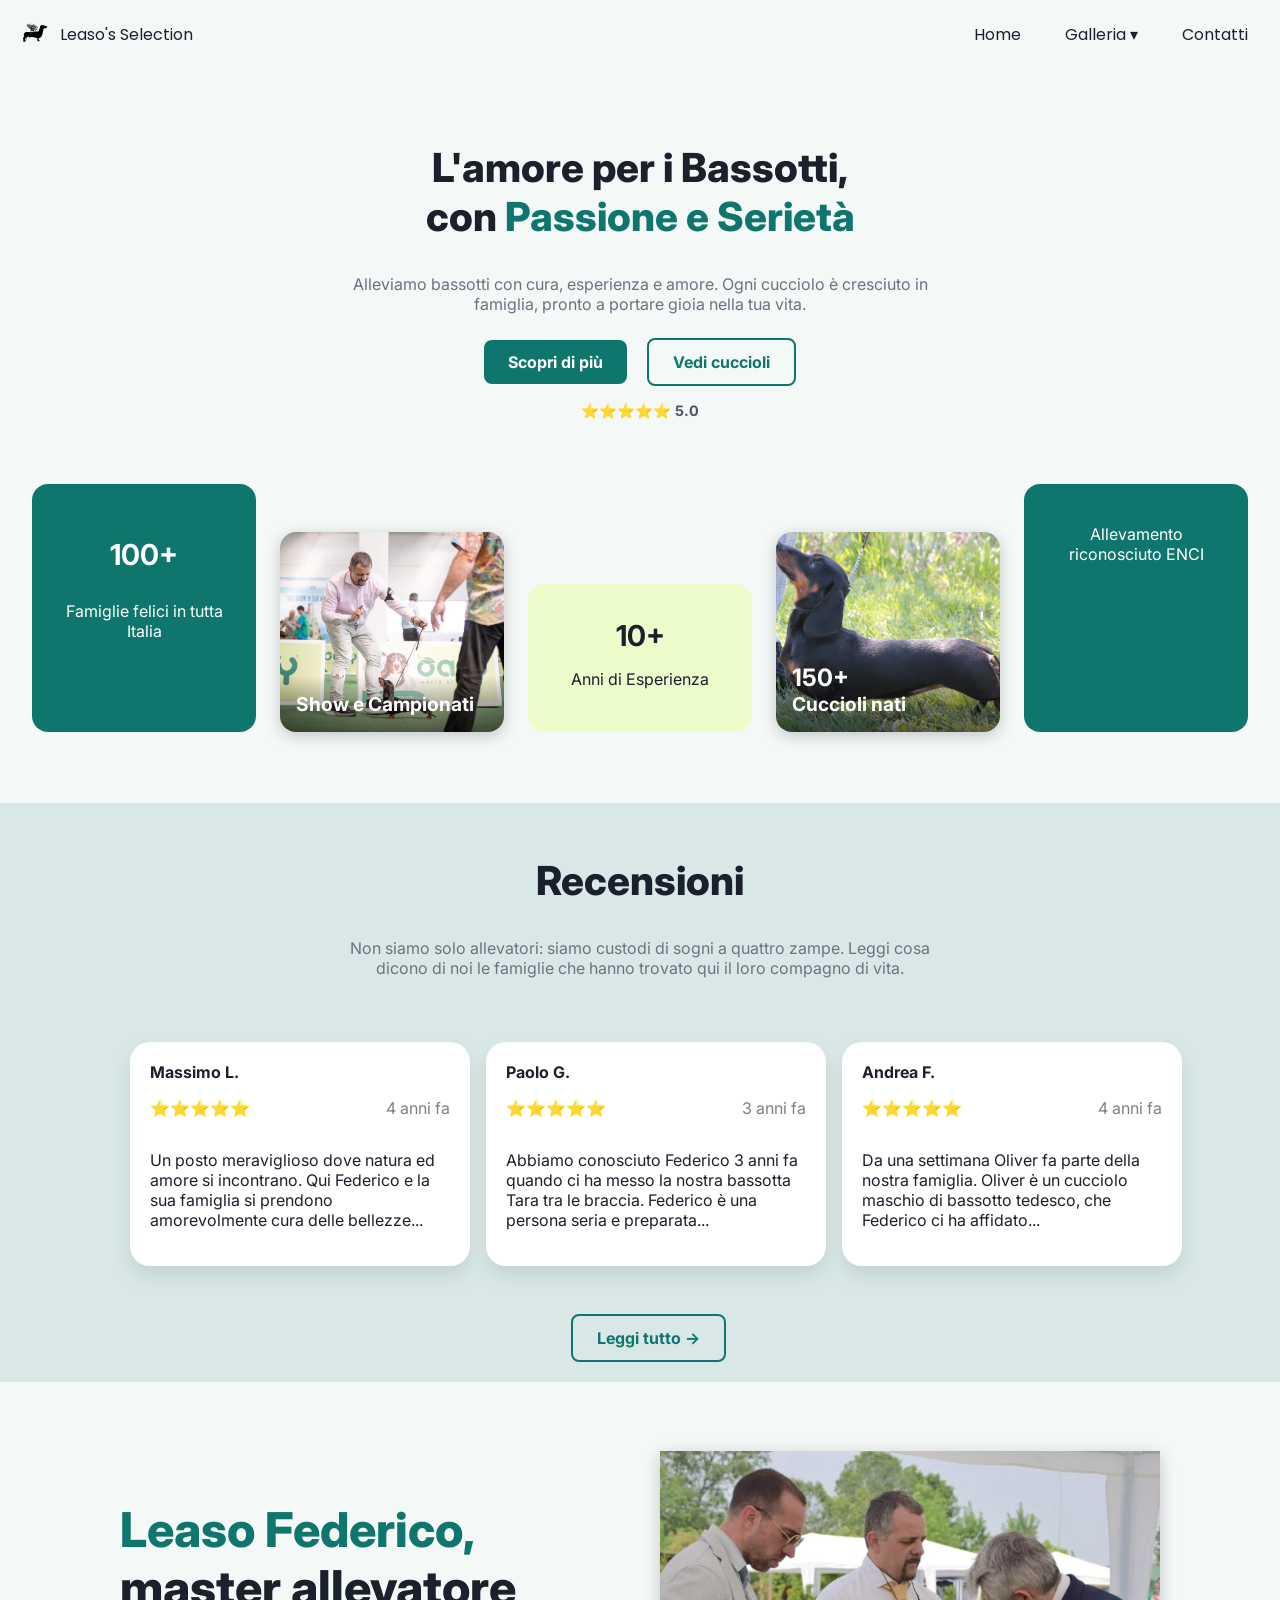
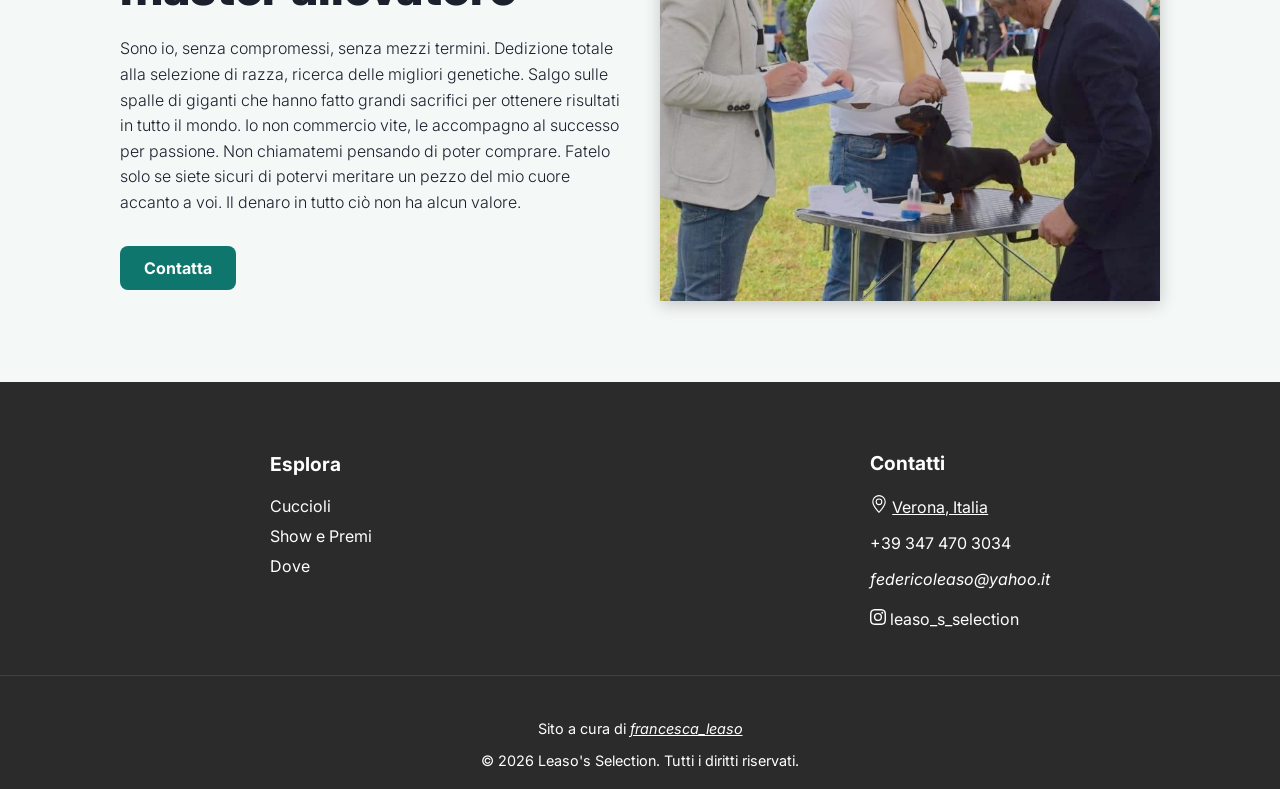
<file: index.html>
<!DOCTYPE html>
<html lang="en">
<head>
  <meta charset="UTF-8" />
  <meta name="viewport" content="width=device-width, initial-scale=1.0"/>
  <meta name="format-detection" content="telephone=no">

  <title>Leaso's Selection | Allevamento Bassotti a Cologna Veneta</title>
  <meta name="description" content="Leaso's Selection è un allevamento di bassotti a Cologna Veneta. Scopri i nostri cuccioli, la nostra passione e l'amore per la razza.">

  <link rel="stylesheet" href="assets/css/index.css?v=2">
  <link rel="stylesheet" href="assets/css/main.css?v=2">
  <link href="https://fonts.googleapis.com/css2?family=Inter:wght@400;600;800&display=swap" rel="stylesheet">
  <link href="https://fonts.googleapis.com/css2?family=Poppins:wght@400;600;800&display=swap" rel="stylesheet">

  <link rel="stylesheet" href="https://cdn.jsdelivr.net/npm/bootstrap-icons@1.11.3/font/bootstrap-icons.css">

  <link rel="icon" type="image/png" href="assets/img/logo.png">
</head>
<body>

    <div class="navbar">
      <div class="topName">
        <img src="assets/img/logo.png" alt="logo"/>
        <span>Leaso's Selection</span>
      </div>
  
      <!-- Icona hamburger (solo mobile) -->
      <span class="menu-icon" onclick="openMenu()">☰</span>
  
      <!-- Link desktop -->
      <div class="nav-links">
        <a href="index.html">Home</a>
        <div class="dropdown">
          <a href="galleria.php?filter=all" class="dropbtn">Galleria ▾</a>
          <div class="dropdown-content">
            <a href="galleria.php?filter=awards">Campioni</a>
            <a href="galleria.php?filter=puppies">Cuccioli</a>
          </div>
        </div>
        <a href="contatti.html">Contatti</a>
      </div>
    </div>
  
    <!-- Pannello mobile a comparsa -->
    <div id="menuPanel" class="menu-panel">
      <span class="close-btn" onclick="closeMenu()">×</span>
      <a href="index.html">Home</a>
      <a href="javascript:void(0);" onclick="toggleDropdown()">Galleria ▾</a>
      <div id="dropdownMobile" class="dropdown-mobile">
        <a href="galleria.php?filter=awards">Campioni</a>
        <a href="galleria.php?filter=puppies">Cuccioli</a>
      </div>
      <a href="contatti.html">Contatti</a>
    </div>
  
    <script>
      function openMenu() {
        document.getElementById("menuPanel").classList.add("open");
      }
    
      function closeMenu() {
        document.getElementById("menuPanel").classList.remove("open");
      }

      function toggleDropdown() {
        const dropdown = document.getElementById("dropdownMobile");
        dropdown.classList.toggle("open");
      }
    </script>


  <section class="hero">
    <h1>L'amore per i Bassotti, <br>
      con <span class="highlight">Passione e Serietà</span>
    </h1>
    <p style="max-width: 600px; margin: 1rem auto; color: #6b7280;">
      Alleviamo bassotti con cura, esperienza e amore. Ogni cucciolo è cresciuto in famiglia, pronto a portare gioia nella tua vita.
    </p>
    <div class="twobuttonsontop" style="margin-top: 1.5rem;">
      <button class="btn btn-primary" onclick="location.href='contatti.html';">Scopri di più</button>
      <button class="btn btn-outline" style="margin-left: 1rem;" onclick="location.href='galleria.php';">Vedi cuccioli</button>
    </div>
    <div class="review">
      ⭐⭐⭐⭐⭐ <strong>5.0</strong> 
    </div>
  </section>

  <section class="stats">
    <div class="card dark-card">
      <div class="bold-thin">
        <p class="bold">100+</p>
        <p>Famiglie felici in tutta Italia</p>
      </div>
    </div>
    <div class="slide1-card campioni">
      <div class="title">Show e Campionati</div>
    </div>
    <div class="card lime-card">
      <div class="bold-thin">
        <p class="bold">10+</p>
        <p>Anni di Esperienza</p>
      </div>
    </div>
    <div class="slide1-card cuccioli">
      <div class="title">
        <div style="font-size: 1.5rem; font-weight: bold;">150+</div>
        <div>Cuccioli nati</div>
      </div>
    </div>
    <div class="card dark-card">
      <div class="bold-thin">
        <p>Allevamento riconosciuto ENCI</p>
      </div>
    </div>
  </section>

  <section class="dove">
    <h1>Recensioni</h1>
    <p style="max-width: 600px; margin: 1rem auto; color: #6b7280;">
      Non siamo solo allevatori: siamo custodi di sogni a quattro zampe. Leggi cosa dicono di noi le famiglie che hanno trovato qui il loro compagno di vita.
    </p>
    <div class="parallax-carousel">
      <div class="carousel-track">
        <div class="recensione">
          <h4>Massimo L.</h4>
          <div class="stars">⭐⭐⭐⭐⭐ <p>4 anni fa</p></div>
          <p>Un posto meraviglioso dove natura ed amore si incontrano. 
            Qui Federico e la sua famiglia si prendono amorevolmente 
            cura delle bellezze...</p>
        </div>
        <div class="recensione">
          <h4>Paolo G.</h4>
          <div class="stars">⭐⭐⭐⭐⭐ <p>3 anni fa</p></div>
          <p>Abbiamo conosciuto Federico 3 anni fa quando ci 
            ha messo la nostra bassotta  Tara tra le braccia.
            Federico è una persona seria e preparata...</p>
        </div>
        <div class="recensione">
          <h4>Andrea F.</h4>
          <div class="stars">⭐⭐⭐⭐⭐ <p>4 anni fa</p></div>
          <p>Da una settimana Oliver fa parte della nostra famiglia.
            Oliver è un cucciolo maschio di bassotto tedesco, 
            che Federico ci ha affidato...</p>
        </div>
      </div>
    </div>
    <button class="btn btn-outline" style="margin-left: 1rem;">
      <a href="https://www.google.it/maps/place/Ex+Tiro+A+Segno+Nazionale/@45.3126534,11.3916659,14z/data=!4m8!3m7!1s0x477f15c3b8f15427:0x41b08cf4d431165d!8m2!3d45.3119279!4d11.3924895!9m1!1b1!16s%2Fg%2F11c1q9qzy8?hl=it&entry=ttu&g_ep=EgoyMDI1MDQxNi4xIKXMDSoJLDEwMjExNDUzSAFQAw%3D%3D" 
      style="max-width: 600px; margin: 1rem auto; color: #0f766e; text-decoration: none;">
     Leggi tutto &#x2192;
      </a>
    </button>

    <script>
      window.addEventListener("scroll", () => {
        const carousel = document.querySelector(".carousel-track");
        if (!carousel) return;
        const scrollY = window.scrollY;
        carousel.style.transform = `translateX(${scrollY * -0.1}px)`;
      });
    </script>
  </section>

  <section class="contatti">
    <div class="container contatti-container">
      <div class="contatti-content">
        <h1><span class="highlight">Leaso Federico, </span><br>master allevatore</h1>
        <p style="line-height: 1.6;">Sono io, senza compromessi, senza mezzi termini.
          Dedizione totale alla selezione di razza, ricerca delle migliori genetiche. Salgo sulle spalle di giganti che hanno fatto grandi sacrifici per ottenere risultati in tutto il mondo.
          Io non commercio vite, le accompagno al successo per passione. 
          Non chiamatemi pensando di poter comprare. Fatelo solo se siete sicuri di potervi meritare un pezzo del mio cuore accanto a voi. Il denaro in tutto ciò non ha alcun valore.
        </p>
        <button class="btn btn-primary">
          <a href="contatti.html" 
          style="max-width: 600px; color: white; text-decoration: none;">
         Contatta
          </a>
        </button>
      </div>
      <div class="contatti-image">
        <img src="assets/img/slide1.jpeg" alt="background" />
      </div>
    </div>
  </section>

  <footer>
    <div class="container">
      <div class="footer-container">
        <div class="footer-column">
          <h3 class="contattih3" style="margin: 20px 40px;">Esplora</h3>
          <ul>
            <li><a href="galleria.php?filter=puppies">Cuccioli</a></li>
            <li><a href="galleria.php?filter=awards">Show e Premi</a></li>
            <li><a href="https://www.google.it/maps/place/Ex+Tiro+A+Segno+Nazionale/@45.3118109,11.3902627,17.34z/data=!4m6!3m5!1s0x477f15c3b8f15427:0x41b08cf4d431165d!8m2!3d45.3119279!4d11.3924895!16s%2Fg%2F11c1q9qzy8?hl=it&entry=ttu&g_ep=EgoyMDI1MDQxNi4xIKXMDSoASAFQAw%3D%3D">Dove</a></li>
          </ul>
        </div>
        <div class="footer-column">
          <h3 class="contattih3">Contatti</h3>
          <p class="footer-address" id="contattih3">
            <svg xmlns="http://www.w3.org/2000/svg" width="18" height="18" fill="currentColor" class="bi bi-geo-alt" viewBox="0 0 16 16">
                <path d="M12.166 8.94c-.524 1.062-1.234 2.12-1.96 3.07A32 32 0 0 1 8 14.58a32 32 0 0 1-2.206-2.57c-.726-.95-1.436-2.008-1.96-3.07C3.304 7.867 3 6.862 3 6a5 5 0 0 1 10 0c0 .862-.305 1.867-.834 2.94M8 16s6-5.686 6-10A6 6 0 0 0 2 6c0 4.314 6 10 6 10"/>
                <path d="M8 8a2 2 0 1 1 0-4 2 2 0 0 1 0 4m0 1a3 3 0 1 0 0-6 3 3 0 0 0 0 6"/>
            </svg>
            <a href="https://www.google.it/maps/place/Ex+Tiro+A+Segno+Nazionale/@45.3118109,11.3902627,17.34z/data=!4m6!3m5!1s0x477f15c3b8f15427:0x41b08cf4d431165d!8m2!3d45.3119279!4d11.3924895!16s%2Fg%2F11c1q9qzy8?hl=it&entry=ttu&g_ep=EgoyMDI1MDQxNi4xIKXMDSoASAFQAw%3D%3D" target="_blank" style="color: #fff; text-decoration: underline;">
                Verona, Italia
            </a>
          </p>
          <p id="contattih3" class="linktel">+39 347 470 3034</p>
          <p id="contattih3"><i>federicoleaso@yahoo.it</i></p>
          <p class="footer-address" id="contattih3">
            <svg xmlns="http://www.w3.org/2000/svg" width="16" height="16" fill="currentColor" class="bi bi-instagram" viewBox="0 0 16 16">
              <path d="M8 0C5.829 0 5.556.01 4.703.048 3.85.088 3.269.222 2.76.42a3.9 3.9 0 0 0-1.417.923A3.9 3.9 0 0 0 .42 2.76C.222 3.268.087 3.85.048 4.7.01 5.555 0 5.827 0 8.001c0 2.172.01 2.444.048 3.297.04.852.174 1.433.372 1.942.205.526.478.972.923 1.417.444.445.89.719 1.416.923.51.198 1.09.333 1.942.372C5.555 15.99 5.827 16 8 16s2.444-.01 3.298-.048c.851-.04 1.434-.174 1.943-.372a3.9 3.9 0 0 0 1.416-.923c.445-.445.718-.891.923-1.417.197-.509.332-1.09.372-1.942C15.99 10.445 16 10.173 16 8s-.01-2.445-.048-3.299c-.04-.851-.175-1.433-.372-1.941a3.9 3.9 0 0 0-.923-1.417A3.9 3.9 0 0 0 13.24.42c-.51-.198-1.092-.333-1.943-.372C10.443.01 10.172 0 7.998 0zm-.717 1.442h.718c2.136 0 2.389.007 3.232.046.78.035 1.204.166 1.486.275.373.145.64.319.92.599s.453.546.598.92c.11.281.24.705.275 1.485.039.843.047 1.096.047 3.231s-.008 2.389-.047 3.232c-.035.78-.166 1.203-.275 1.485a2.5 2.5 0 0 1-.599.919c-.28.28-.546.453-.92.598-.28.11-.704.24-1.485.276-.843.038-1.096.047-3.232.047s-2.39-.009-3.233-.047c-.78-.036-1.203-.166-1.485-.276a2.5 2.5 0 0 1-.92-.598 2.5 2.5 0 0 1-.6-.92c-.109-.281-.24-.705-.275-1.485-.038-.843-.046-1.096-.046-3.233s.008-2.388.046-3.231c.036-.78.166-1.204.276-1.486.145-.373.319-.64.599-.92s.546-.453.92-.598c.282-.11.705-.24 1.485-.276.738-.034 1.024-.044 2.515-.045zm4.988 1.328a.96.96 0 1 0 0 1.92.96.96 0 0 0 0-1.92m-4.27 1.122a4.109 4.109 0 1 0 0 8.217 4.109 4.109 0 0 0 0-8.217m0 1.441a2.667 2.667 0 1 1 0 5.334 2.667 2.667 0 0 1 0-5.334"/>
            </svg> 
            <a href="https://www.instagram.com/leaso_s_selection/" style="color: #fff; text-decoration: none;">  leaso_s_selection</a> </p>
        </div>
      </div>
      <div class="copyright">
        <p>Sito a cura di <a href="https://www.instagram.com/francesca_leaso/" style="color: white;"><i>francesca_leaso</i></a></p>
        <script>
          document.write(`&copy; ${new Date().getFullYear()} Leaso's Selection. Tutti i diritti riservati.`);
        </script>
      </div>
    </div>
  </footer>

</body>
</html>
</file>
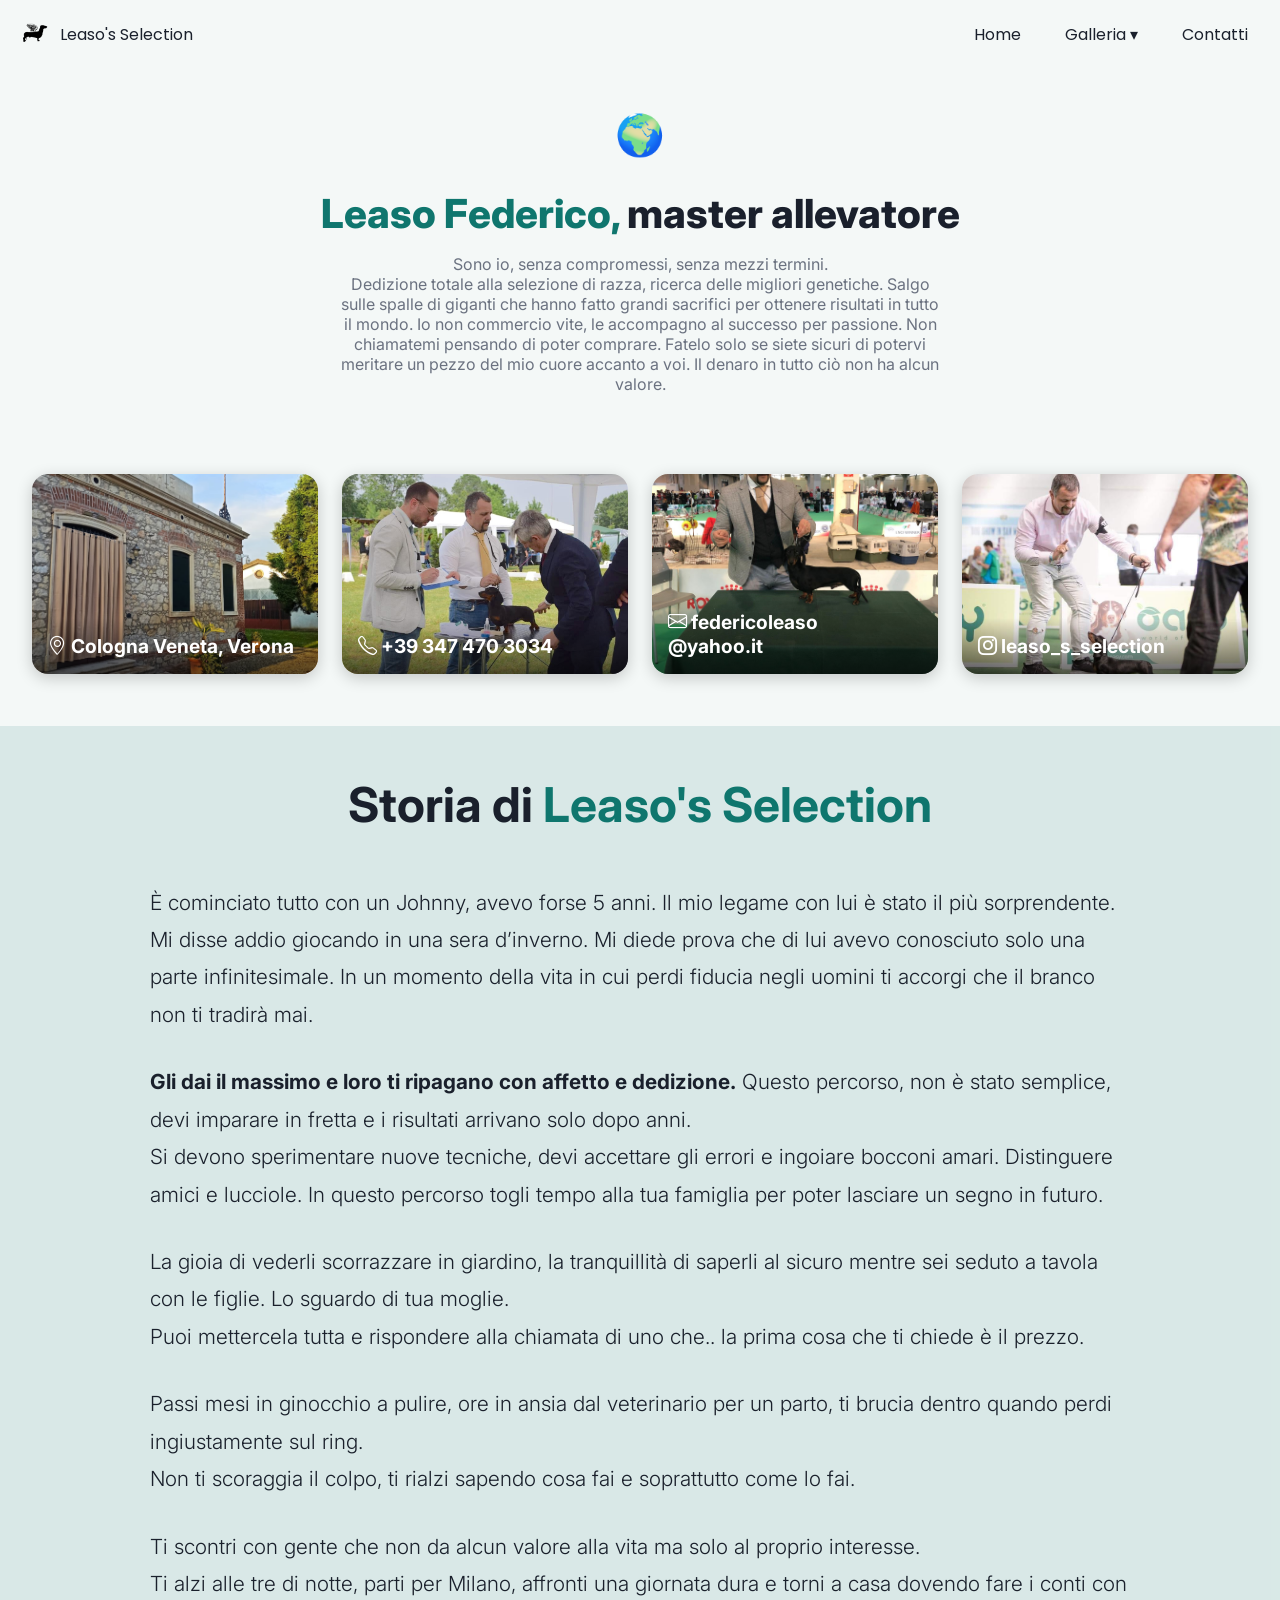
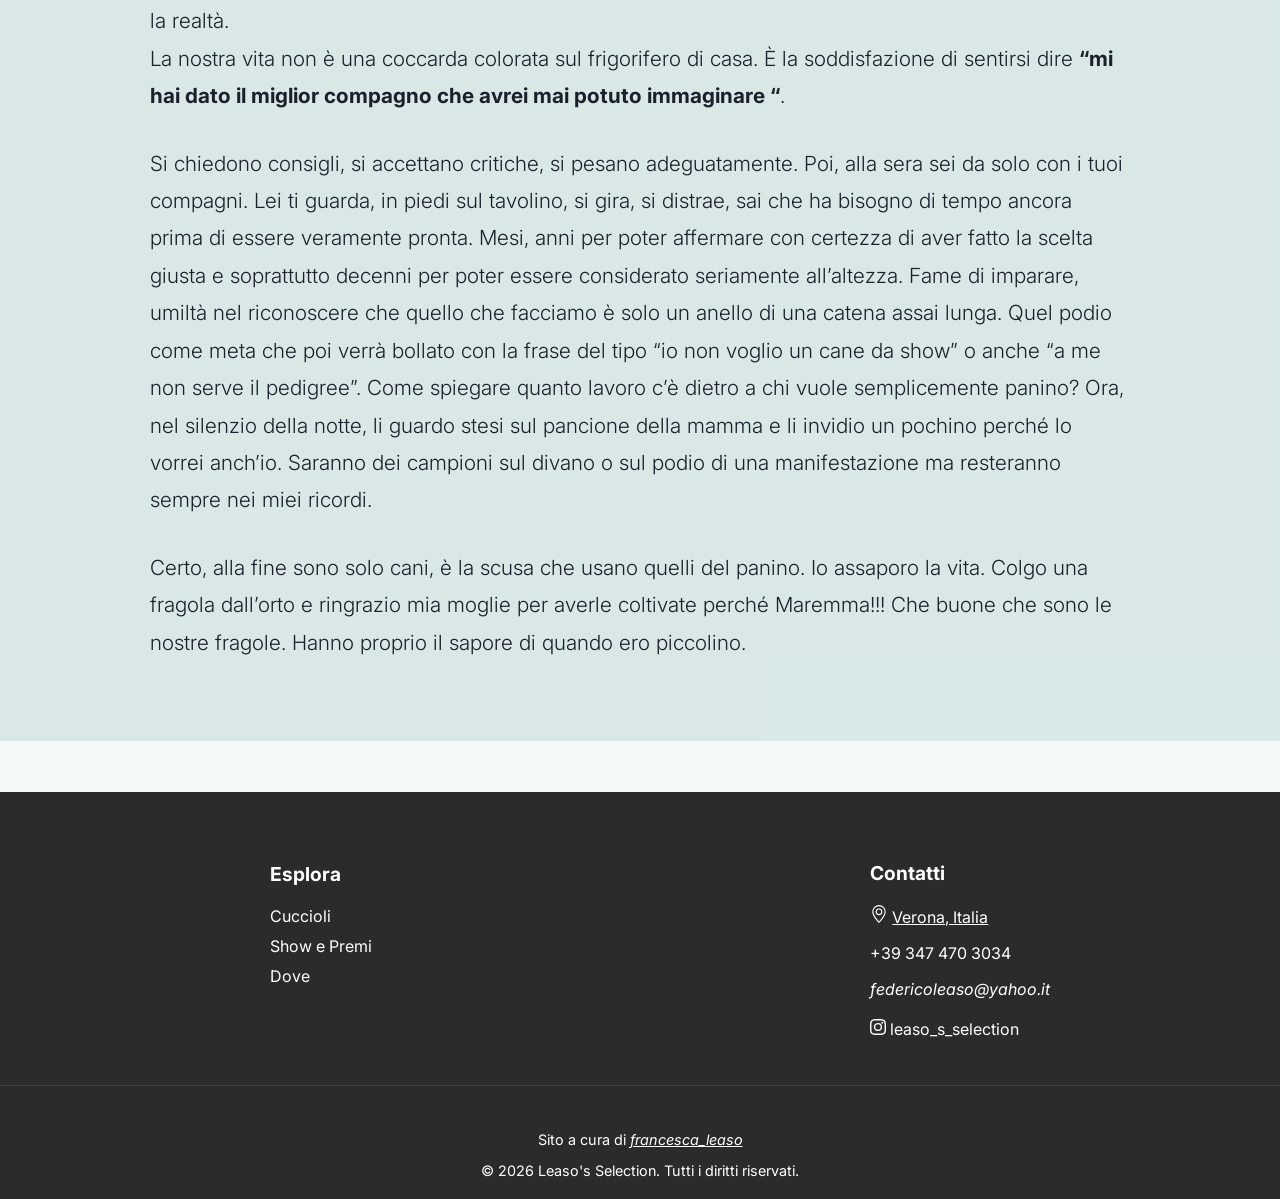
<file: contatti.html>
<!DOCTYPE html>
<html lang="en">
<head>
  <meta charset="UTF-8" />
  <meta name="viewport" content="width=device-width, initial-scale=1.0"/>
  <meta name="format-detection" content="telephone=no">

  <title>Leaso's Selection - Contatti</title>
  <link rel="stylesheet" href="assets/css/index.css?v=3">
  <link rel="stylesheet" href="assets/css/main.css?v=3">
  <link rel="stylesheet" href="assets/css/contatti.css?v=3">
  <link href="https://fonts.googleapis.com/css2?family=Inter:wght@400;600;800&display=swap" rel="stylesheet">
  <link href="https://fonts.googleapis.com/css2?family=Poppins:wght@400;600;800&display=swap" rel="stylesheet">

  <link rel="stylesheet" href="https://cdn.jsdelivr.net/npm/bootstrap-icons@1.11.3/font/bootstrap-icons.css">

  <link rel="icon" type="image/png" href="assets/img/logo.png">
</head>
<body>

    <div class="navbar">
      <div class="topName">
        <img src="assets/img/logo.png" alt="logo"/>
        <span>Leaso's Selection</span>
      </div>
  
      <!-- Icona hamburger (solo mobile) -->
      <span class="menu-icon" onclick="openMenu()">☰</span>
  
      <!-- Link desktop -->
      <div class="nav-links">
        <a href="index.html">Home</a>
        <div class="dropdown">
          <a href="galleria.php?filter=all" class="dropbtn">Galleria ▾</a>
          <div class="dropdown-content">
            <a href="galleria.php?filter=awards">Campioni</a>
            <a href="galleria.php?filter=puppies">Cuccioli</a>
          </div>
        </div>
        <a href="contatti.html">Contatti</a>
      </div>
    </div>
  
    <!-- Pannello mobile a comparsa -->
    <div id="menuPanel" class="menu-panel">
      <span class="close-btn" onclick="closeMenu()">×</span>
      <a href="index.html">Home</a>
      <a href="javascript:void(0);" onclick="toggleDropdown()">Galleria ▾</a>
      <div id="dropdownMobile" class="dropdown-mobile">
        <a href="galleria.php?filter=awards">Campioni</a>
        <a href="galleria.php?filter=puppies">Cuccioli</a>
      </div>
      <a href="contatti.html">Contatti</a>
    </div>
  
    <script>
      function openMenu() {
        document.getElementById("menuPanel").classList.add("open");
      }
    
      function closeMenu() {
        document.getElementById("menuPanel").classList.remove("open");
      }

      function toggleDropdown() {
        const dropdown = document.getElementById("dropdownMobile");
        dropdown.classList.toggle("open");
      }
    </script>


    <section class="hero">
      <h1 style="margin: 0; margin-bottom: 30px;">🌍</h1>
      <h1><span class="highlight">Leaso Federico, </span>
        master allevatore
      </h1>
      <p style="max-width: 600px; margin: 1rem auto; color: #6b7280;">
        Sono io, senza compromessi, senza mezzi termini.<br>
        Dedizione totale alla selezione di razza, ricerca delle migliori genetiche. Salgo sulle spalle di giganti che hanno fatto grandi sacrifici per ottenere risultati in tutto il mondo.
        Io non commercio vite, le accompagno al successo per passione. 
        Non chiamatemi pensando di poter comprare. Fatelo solo se siete sicuri di potervi meritare un pezzo del mio cuore accanto a voi. Il denaro in tutto ciò non ha alcun valore.
      </p>
    </section>

    <section class="stats">
      <div class="slide1-card casa" onclick="window.location.href='https://www.google.it/maps/place/Ex+Tiro+A+Segno+Nazionale/@45.3118109,11.3902627,17.34z/data=!4m6!3m5!1s0x477f15c3b8f15427:0x41b08cf4d431165d!8m2!3d45.3119279!4d11.3924895!16s%2Fg%2F11c1q9qzy8?hl=it&entry=ttu&g_ep=EgoyMDI1MDQxNi4xIKXMDSoASAFQAw%3D%3D'">
        <div class="title">
          <i class="bi bi-geo-alt"></i>
          Cologna Veneta, Verona</div>
      </div>
      <div class="slide1-card cellulare" onclick="window.location.href='tel:+393474703034'">
        <div class="title">
          <i class="bi bi-telephone"></i>
          +39 347 470 3034</div>
      </div>
      <div class="slide1-card email" onclick="window.location.href='mailto:federicoleaso@yahoo.it'">
        <div class="title">
          <i class="bi bi-envelope"></i>
          federicoleaso<br>@yahoo.it</div>
      </div>
      <div class="slide1-card insta" onclick="window.location.href='https://www.instagram.com/leaso_s_selection/'">
        <div class="title">
          <i class="bi bi-instagram"></i> 
          leaso_s_selection</div>
      </div>
    </section>

    <section class="storia">
      <div>
        <h1>Storia di <span class="highlight">Leaso's Selection</span></h1>
        <p>È cominciato tutto con un Johnny, avevo forse 5 anni.
          Il mio legame con lui  è stato il più sorprendente.
          Mi disse addio giocando in una sera d’inverno. Mi diede prova che di lui avevo conosciuto solo una parte infinitesimale.
          In un momento della vita in cui perdi fiducia negli uomini ti accorgi che il branco non ti tradirà mai.</p>
        <p><b>Gli dai il massimo e loro ti ripagano con affetto e dedizione.</b>
          Questo percorso, non è stato semplice, devi imparare in fretta e i risultati arrivano solo dopo anni.<br>
          Si devono sperimentare nuove tecniche, devi accettare gli errori e ingoiare bocconi amari. Distinguere amici e lucciole.
          In questo percorso togli tempo alla tua famiglia per poter lasciare un segno in futuro.</p>
        <p>La gioia di vederli scorrazzare in giardino, la tranquillità di saperli al sicuro mentre sei 
          seduto a tavola con le figlie. Lo sguardo di tua moglie.<br>
          Puoi mettercela tutta e rispondere alla chiamata di uno che.. la prima cosa che ti chiede è il prezzo.</p>
        <p>Passi mesi in ginocchio a pulire, ore in ansia dal veterinario per un parto, ti brucia dentro quando perdi ingiustamente sul ring.<br>
          Non ti scoraggia il colpo, ti rialzi sapendo cosa fai e soprattutto come lo fai.</p>
        <p>Ti scontri con gente che non da alcun valore alla vita ma solo al proprio interesse.<br>
          Ti alzi alle tre di notte, parti per Milano, affronti una giornata dura e torni a casa dovendo fare i conti con la realtà.<br>
          La nostra vita non è una coccarda colorata sul frigorifero di casa. È la soddisfazione di sentirsi dire <b>“mi hai dato il miglior compagno che avrei mai potuto immaginare “</b>.</p>
        <p>Si chiedono consigli, si accettano critiche, si pesano adeguatamente. 
          Poi, alla sera sei da solo con i tuoi compagni. 
          Lei ti guarda, in piedi sul tavolino, si gira, si distrae, sai che ha bisogno di tempo ancora prima di essere veramente pronta.
          Mesi, anni per poter affermare con certezza di aver fatto la scelta giusta e soprattutto decenni per poter essere considerato seriamente all’altezza.
          Fame di imparare, umiltà nel riconoscere che quello che facciamo è solo un anello di una catena assai lunga. 
          Quel podio come meta che poi verrà bollato con la frase del tipo “io non voglio un cane da show” o anche “a me non serve il pedigree”.
          Come spiegare quanto lavoro c’è dietro a chi vuole semplicemente panino?
          Ora, nel silenzio della notte, li guardo stesi sul pancione della mamma e li invidio un pochino perché lo vorrei anch’io. Saranno dei campioni sul divano o sul podio di una manifestazione ma resteranno sempre nei miei ricordi. </p>
        <p>Certo, alla fine sono solo cani, è la scusa che usano quelli del panino.
          Io assaporo la vita. Colgo una fragola dall’orto e ringrazio mia moglie per averle coltivate perché Maremma!!! Che buone che sono le nostre fragole. Hanno proprio il sapore di quando ero piccolino.</p>
      </div>
    </section>

    <footer>
      <div class="container">
        <div class="footer-container">
          <div class="footer-column">
            <h3 class="contattih3" style="margin: 20px 40px;">Esplora</h3>
            <ul>
              <li><a href="galleria.php?filter=puppies">Cuccioli</a></li>
              <li><a href="galleria.php?filter=awards">Show e Premi</a></li>
              <li><a href="https://www.google.it/maps/place/Ex+Tiro+A+Segno+Nazionale/@45.3118109,11.3902627,17.34z/data=!4m6!3m5!1s0x477f15c3b8f15427:0x41b08cf4d431165d!8m2!3d45.3119279!4d11.3924895!16s%2Fg%2F11c1q9qzy8?hl=it&entry=ttu&g_ep=EgoyMDI1MDQxNi4xIKXMDSoASAFQAw%3D%3D">Dove</a></li>
            </ul>
          </div>
          <div class="footer-column">
            <h3 class="contattih3">Contatti</h3>
            <p class="footer-address" id="contattih3">
              <svg xmlns="http://www.w3.org/2000/svg" width="18" height="18" fill="currentColor" class="bi bi-geo-alt" viewBox="0 0 16 16">
                  <path d="M12.166 8.94c-.524 1.062-1.234 2.12-1.96 3.07A32 32 0 0 1 8 14.58a32 32 0 0 1-2.206-2.57c-.726-.95-1.436-2.008-1.96-3.07C3.304 7.867 3 6.862 3 6a5 5 0 0 1 10 0c0 .862-.305 1.867-.834 2.94M8 16s6-5.686 6-10A6 6 0 0 0 2 6c0 4.314 6 10 6 10"/>
                  <path d="M8 8a2 2 0 1 1 0-4 2 2 0 0 1 0 4m0 1a3 3 0 1 0 0-6 3 3 0 0 0 0 6"/>
              </svg>
              <a href="https://www.google.it/maps/place/Ex+Tiro+A+Segno+Nazionale/@45.3118109,11.3902627,17.34z/data=!4m6!3m5!1s0x477f15c3b8f15427:0x41b08cf4d431165d!8m2!3d45.3119279!4d11.3924895!16s%2Fg%2F11c1q9qzy8?hl=it&entry=ttu&g_ep=EgoyMDI1MDQxNi4xIKXMDSoASAFQAw%3D%3D" target="_blank" style="color: #fff; text-decoration: underline;">
                  Verona, Italia
              </a>
            </p>
            <p id="contattih3" class="linktel">+39 347 470 3034</p>
            <p id="contattih3"><i>federicoleaso@yahoo.it</i></p>
            <p class="footer-address" id="contattih3">
              <svg xmlns="http://www.w3.org/2000/svg" width="16" height="16" fill="currentColor" class="bi bi-instagram" viewBox="0 0 16 16">
                <path d="M8 0C5.829 0 5.556.01 4.703.048 3.85.088 3.269.222 2.76.42a3.9 3.9 0 0 0-1.417.923A3.9 3.9 0 0 0 .42 2.76C.222 3.268.087 3.85.048 4.7.01 5.555 0 5.827 0 8.001c0 2.172.01 2.444.048 3.297.04.852.174 1.433.372 1.942.205.526.478.972.923 1.417.444.445.89.719 1.416.923.51.198 1.09.333 1.942.372C5.555 15.99 5.827 16 8 16s2.444-.01 3.298-.048c.851-.04 1.434-.174 1.943-.372a3.9 3.9 0 0 0 1.416-.923c.445-.445.718-.891.923-1.417.197-.509.332-1.09.372-1.942C15.99 10.445 16 10.173 16 8s-.01-2.445-.048-3.299c-.04-.851-.175-1.433-.372-1.941a3.9 3.9 0 0 0-.923-1.417A3.9 3.9 0 0 0 13.24.42c-.51-.198-1.092-.333-1.943-.372C10.443.01 10.172 0 7.998 0zm-.717 1.442h.718c2.136 0 2.389.007 3.232.046.78.035 1.204.166 1.486.275.373.145.64.319.92.599s.453.546.598.92c.11.281.24.705.275 1.485.039.843.047 1.096.047 3.231s-.008 2.389-.047 3.232c-.035.78-.166 1.203-.275 1.485a2.5 2.5 0 0 1-.599.919c-.28.28-.546.453-.92.598-.28.11-.704.24-1.485.276-.843.038-1.096.047-3.232.047s-2.39-.009-3.233-.047c-.78-.036-1.203-.166-1.485-.276a2.5 2.5 0 0 1-.92-.598 2.5 2.5 0 0 1-.6-.92c-.109-.281-.24-.705-.275-1.485-.038-.843-.046-1.096-.046-3.233s.008-2.388.046-3.231c.036-.78.166-1.204.276-1.486.145-.373.319-.64.599-.92s.546-.453.92-.598c.282-.11.705-.24 1.485-.276.738-.034 1.024-.044 2.515-.045zm4.988 1.328a.96.96 0 1 0 0 1.92.96.96 0 0 0 0-1.92m-4.27 1.122a4.109 4.109 0 1 0 0 8.217 4.109 4.109 0 0 0 0-8.217m0 1.441a2.667 2.667 0 1 1 0 5.334 2.667 2.667 0 0 1 0-5.334"/>
              </svg> 
              <a href="https://www.instagram.com/leaso_s_selection/" style="color: #fff; text-decoration: none;">  leaso_s_selection</a> </p>
          </div>
        </div>
        <div class="copyright">
          <p>Sito a cura di <a href="https://www.instagram.com/francesca_leaso/" style="color: white;"><i>francesca_leaso</i></a></p>
          <script>
            document.write(`&copy; ${new Date().getFullYear()} Leaso's Selection. Tutti i diritti riservati.`);
          </script>
        </div>
      </div>
    </footer>

</body>
</html>
</file>
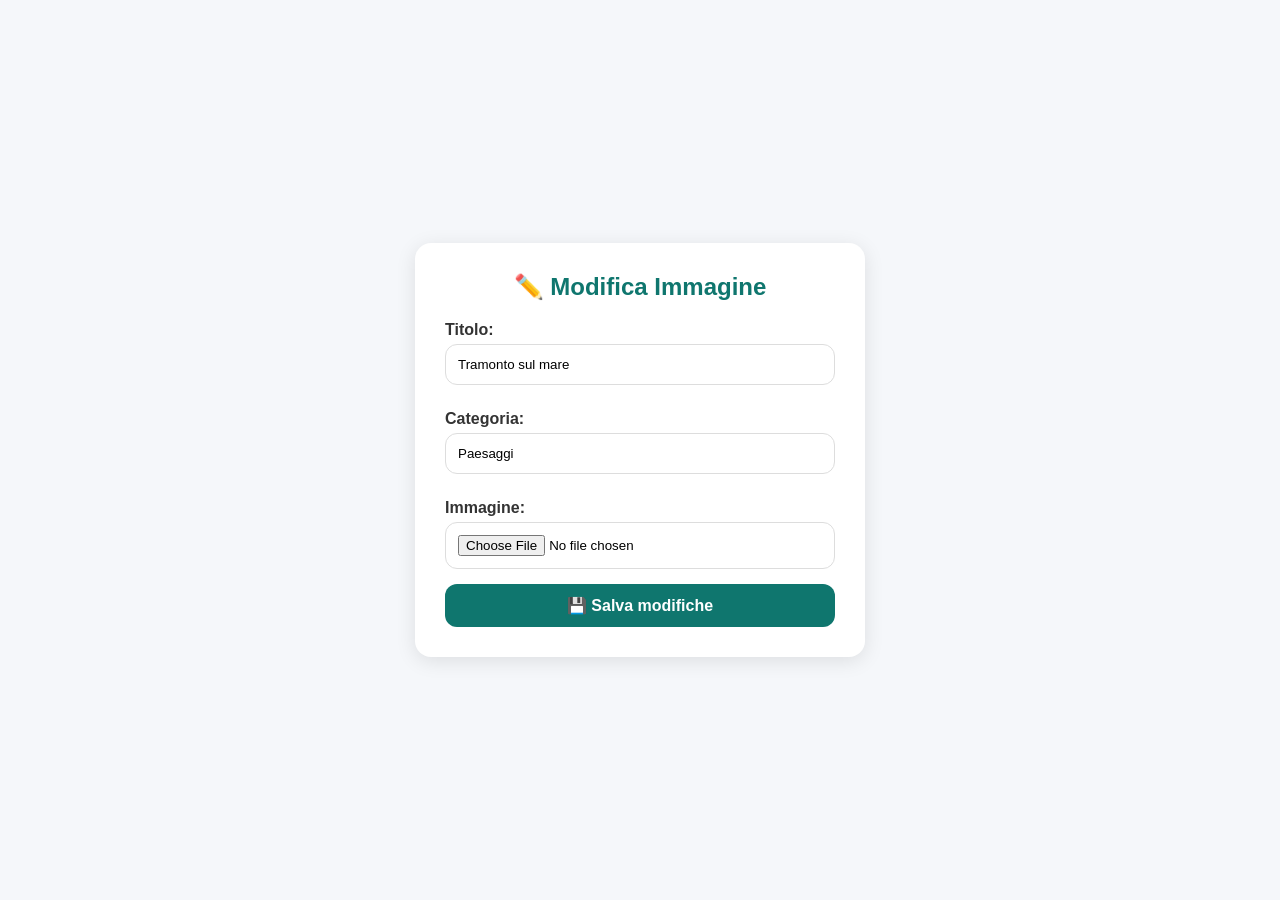
<file: prova.html>
<!DOCTYPE html>
<html lang="it">
<head>
    <meta charset="UTF-8">
    <title>Anteprima Modifica Immagine</title>
    <style>
        * {
            margin: 0; padding: 0; box-sizing: border-box;
            font-family: 'Segoe UI', Tahoma, sans-serif;
        }
        body {
            background: #f5f7fa;
            display: flex;
            justify-content: center;
            align-items: center;
            height: 100vh;
        }
        .container {
            background: #fff;
            padding: 30px;
            border-radius: 16px;
            box-shadow: 0 4px 20px rgba(0,0,0,0.1);
            width: 100%;
            max-width: 450px;
            text-align: center;
        }
        h2 {
            margin-bottom: 20px;
            color: #0f766e;
            font-size: 24px;
        }
        label {
            display: block;
            text-align: left;
            font-weight: 600;
            margin: 10px 0 5px;
            color: #333;
        }
        input[type="text"], input[type="file"] {
            width: 100%;
            padding: 12px;
            border: 1px solid #ddd;
            border-radius: 12px;
            margin-bottom: 15px;
            transition: 0.3s;
        }
        input[type="text"]:focus, input[type="file"]:focus {
            border-color: #0f766e;
            outline: none;
            box-shadow: 0 0 6px rgba(15,118,110,0.4);
        }
        button {
            background: #0f766e;
            color: #fff;
            border: none;
            padding: 12px 20px;
            border-radius: 12px;
            cursor: pointer;
            font-size: 16px;
            font-weight: 600;
            transition: 0.3s;
            width: 100%;
        }
        button:hover {
            background: #0c5c55;
        }
    </style>
</head>
<body>

<div class="container">
    <h2>✏️ Modifica Immagine</h2>
    <form>
        <input type="hidden" name="id" value="1">

        <label for="titolo">Titolo:</label>
        <input type="text" id="titolo" name="titolo" value="Tramonto sul mare">

        <label for="categoria">Categoria:</label>
        <input type="text" id="categoria" name="categoria" value="Paesaggi">

        <label for="immagine">Immagine:</label>
        <input type="file" id="immagine" name="immagine">

        <button type="submit">💾 Salva modifiche</button>
    </form>
</div>

</body>
</html>
</file>
<file: assets/css/index.css>
body {
    font-family: 'Inter', sans-serif;
    margin: 0;
    background: rgb(244, 248, 247);
    color: #1a202c;
}

.navbar {
    color: #1a202c;
    padding: 14px 20px;
    display: flex;
    justify-content: space-between;
    align-items: center;
    position: relative;
    font-family: 'Poppins', sans-serif;
}
  
.menu-icon {
    font-size: 30px;
    cursor: pointer;
    display: none; /* di default nascosta */
}
  
.nav-links {
    display: flex;
    gap: 20px;
}
  
.nav-links a {
    color: #1a202c;
    text-decoration: none;
    font-size: 16px;
    padding: 8px 12px;
    transition: transform 0.3s ease;
}
  
.nav-links a:hover {
    background-color: none;
    color: #0f766e;
    transform: scale(1.05);
}

.menu-panel {
  visibility: hidden;
  font-family: 'Poppins', sans-serif;
}

.btn {
  padding: 0.75rem 1.5rem;
  font-weight: bold;
  border-radius: 8px;
  cursor: pointer;
  font-family: inherit;
  font-size: 1rem;
  transition: transform 0.6s ease;
}

.btn:hover {
  transform: scale(1.05);
}

.btn-primary {
  background-color: #0f766e;
  color: white;
  border: none;
}

.btn-outline {
  background-color: transparent;
  border: 2px solid #0f766e;
  color: #0f766e;
}
.hero {
    text-align: center;
    padding: 1rem 4rem 2rem;
    animation: slide-in-bottom 0.7s cubic-bezier(0.250, 0.460, 0.450, 0.940) both;
}
.hero h1, .puppies h1, .dove h1, .contatti h1 {
    font-size: 2.5rem;
    font-weight: 800;
}
.highlight {
    color: #0f766e;
}
.stats {
    display: grid;
    grid-template-columns: repeat(auto-fit, minmax(180px, 1fr));
    gap: 1.5rem;
    padding: 2rem;
    max-width: 1300px;
    margin: auto;
    align-items: end;
    animation: slide-in-bottom 0.7s cubic-bezier(0.250, 0.460, 0.450, 0.940) both;
}
.card {
    padding: 1.5rem;
    border-radius: 1rem;
    background-color: #f9fafb;
    text-align: center;
    transition: transform 0.6s ease;
}
.dark-card {
    background-color: #0f766e;
    color: white;
    height: 200px;
}
.lime-card {
    background-color: #ecfccb;
    height: 100px;
}
.review {
    margin-top: 1rem;
    font-size: 0.9rem;
    color: #4b5563;
}
img {
    width: 100%;
    border-radius: 1rem;
    object-fit: cover;
}

.slide1-card {
    position: relative;
    height: 200px;
    border-radius: 16px;
    overflow: hidden;
    box-shadow: 0 4px 16px rgba(0,0,0,0.2);
    background-size: cover;
    background-position: center;
    color: white;
    transition: transform 0.3s ease;
}

.slide1-card.campioni {
    background-image: url('../img/premiazione.jpeg');
}

.slide1-card.cuccioli {
    background-image: url('../img/kalinka.jpeg');
}

.slide1-card .title {
    position: absolute;
    bottom: 0;  
    width: 100%;
    padding: 16px;
    background: linear-gradient(to top, rgba(0, 0, 0, 0.6), transparent);
    font-size: 1.2rem;
    font-weight: bold;
    box-sizing: border-box;
}

.slide1-card:hover, .card:hover, .contatti-image img:hover {
    transform: scale(1.05);
}

.bold-thin {
    margin: auto;
}

.bold {
    font-size: 1.8rem; 
    font-weight: bold;
}

.card.lime-card .bold-thin {
  margin: 10px;
}

.card.lime-card .bold {
  margin: 0;
}

/* Dropdown container */
.dropdown {
  position: relative;
  display: inline-block;
}

/* Link principale */
.dropbtn {
  cursor: pointer;
  text-decoration: none;
  color: inherit;
  padding: 0.5rem 1rem;
  display: inline-block;
}

/* Contenuto del dropdown */
.dropdown-content {
  display: none;
  position: absolute;
  background-color: #ffffff;
  min-width: 180px;
  box-shadow: 0px 8px 16px rgba(0,0,0,0.15);
  z-index: 1000;
  border-radius: 0.5rem;
  overflow: hidden;
}

/* Link interni */
.dropdown-content a {
  color: #333;
  padding: 12px 16px;
  text-decoration: none;
  display: block;
}

.dropdown-content a:hover {
  background-color: #f2f2f2;
}

/* Mostra dropdown al passaggio del mouse */
.dropdown:hover .dropdown-content {
  display: block;
}

  /* Dropdown Desktop */
.dropdown {
  position: relative;
  display: inline-block;
}

.dropbtn {
  color: #fff;
  text-decoration: none;
  cursor: pointer;
  padding: 0.5rem 0;
  }

.dropdown-content {
  display: none;
  position: absolute;
  background-color: #fff;
  min-width: 180px;
  box-shadow: 0px 8px 16px rgba(0,0,0,0.15);
  z-index: 1;
  border-radius: 0.5rem;
  overflow: hidden;
}

.dropdown-content a {
  color: #111;
  padding: 12px 16px;
  text-decoration: none;
  display: block;
}

.dropdown-content a:hover {
  background-color: #f2f2f2;
}

.dropdown:hover .dropdown-content {
  display: block;
}

/* Mobile dropdown in panel */
.dropdown-mobile {
  display: none;
  flex-direction: column;
  background-color: #444;
}

.dropdown-mobile a {
  padding-left: 2rem;
  background-color: #444;
}

.dropdown-mobile.open {
  display: flex;
}      

@media screen and (max-width: 768px) {
  .menu-icon {
    display: block;
  }

  .nav-links {
    display: none; /* nasconde i link orizzontali */
  }

  .menu-panel {
    position: fixed;
    top: 0;
    right: 0;
    height: 100%;
    width: 0;
    background-color: #333;
    overflow-x: hidden;
    overflow-y: hidden;
    transition: 0.3s;
    padding-top: 60px;
    z-index: 1000;
    visibility: hidden; /* inizialmente invisibile */
  }
  
  /* quando aperto */
  .menu-panel.open {
    width: 350px;
    visibility: visible;
  }

  .menu-panel a {
    padding: 12px 24px;
    text-decoration: none;
    font-size: 18px;
    color: white;
    display: block;
    transition: 0.2s;
  }

  .menu-panel a:hover {
    background-color: #575757;
  }

  .close-btn {
    position: absolute;
    color: white;
    top: 20px;
    right: 20px;
    font-size: 36px;
    cursor: pointer;
  }

  .card.lime-card, .card.dark-card {
    height: 150px; /* oppure qualsiasi altezza vuoi uguale per tutte */
  }

  .card.lime-card .bold-thin {
    margin: 0px;
  }

  .card.lime-card .bold {
    margin: 1em;
  }

  .dropdown:hover .dropdown-content {
    display: none;
  }
}

.dove {
  background-color: #0f766d1d;
  gap: 1.5rem;
  margin: 3% 0;
  padding: 20px;
  align-items: end;
  text-align: center;
  animation: slide-in-bottom 0.7s cubic-bezier(0.250, 0.460, 0.450, 0.940) both;
}

.parallax-carousel {
  overflow-x: hidden;
  padding: 2rem;
  position: relative;
}

.carousel-track {
  display: flex;
  gap: 1rem;
  padding: 1rem;
  margin-left: 2rem;
  will-change: transform;
  transition: transform 0.3s ease-out;
  justify-content: center;
}

.recensione {
  max-width: 300px;
  border-radius: 20px;
  box-shadow: 0 10px 20px rgba(0,0,0,0.1);
  flex-shrink: 0;
  background-color: white;
  padding: 20px;
  text-align: left;
}

.recensione h4 {
  margin: 0;
}

.stars {
  display: flex;
  flex-direction: row;
  align-items: center;
  justify-content: space-between;
}

.stars p {
  color: gray;
}

.contatti {
  padding: 30px 120px;
  display: flex;
  align-items: center;
  justify-content: center;
  background-color: var(--dark);
  color: var(--light);
  animation: slide-in-bottom 0.7s cubic-bezier(0.250, 0.460, 0.450, 0.940) both;
}

.contatti-container {
  display: flex;
  gap: 40px;
  align-items: center;
  justify-content: space-between;
  flex-wrap: wrap;
}

.contatti-content {
  flex: 1;
  min-width: 300px;
  max-width: 600px;
  text-align: left;
}

.contatti-image {
  flex: 1;
  min-width: 300px;
  height: 450px;
  position: relative;
}

.contatti-image img {
  width: 100%;
  height: 100%;
  object-fit: cover;
  object-position: top;
  box-shadow: 0 4px 16px rgba(0,0,0,0.2);
  border-radius: 0px;
  transition: transform 0.8s ease;
}

.contatti h1 {
  font-size: 3rem;
  margin-bottom: 20px;
  line-height: 1.2;
}

.contatti p {
  margin-bottom: 30px;
  font-weight: 300;
}

.contatti i {
  margin-right: 5px;
  color: #0f766e;
}

@media (max-width: 768px) {
  .carousel-track img {
    max-width: 80%;
  }

  .contatti{
    padding: 40px;
  } 

  .container.contatti-container {
    display: flex;
    flex-direction: column-reverse;
  }

  .contatti-container {
    gap: 0;
  }

}

@media screen and (max-width: 460px) {
  .twobuttonsontop {
    display: flex;
    flex-direction: row;
    justify-content: center;
  }
  .twobuttonsontop button {
    font-size: 0.75rem;
  }
}
</file>
<file: assets/css/main.css>
::-webkit-scrollbar {
    width: 0.6rem;
    background: #e4e4e4;
}
::-webkit-scrollbar-thumb {
    background: linear-gradient(135deg, #0f766e, #158765);
    margin: 0.3rem;
    border-radius: 0.5rem;
}

/*Per animazioni al caricamento della pagina*/
@keyframes slide-in-bottom {
    0% {
        -webkit-transform: translateY(700px);
        transform: translateY(700px);
        opacity: 0;
    }
    100% {
        -webkit-transform: translateY(0);
        transform: translateY(0);
        opacity: 1;
    }
}

@keyframes slide-in-left {
    0% {
        -webkit-transform: translateX(-700px);
        transform: translateX(-700px);
        opacity: 0;
    }
    100% {
        -webkit-transform: translateX(0);
        transform: translateX(0);
        opacity: 1;
    }
}

@keyframes slide-in-right {
    0% {
        -webkit-transform: translateX(700px);
        transform: translateX(700px);
        opacity: 0;
    }
    100% {
        -webkit-transform: translateX(0);
        transform: translateX(0);
        opacity: 1;
    }
}

footer {
    background-color: #2b2b2b;
    color: white;
    margin-top: 4%;
    padding: 50px 0 20px;
}

.topName {
    display: flex;
    align-items: center;
}

.topName img {
    width: 30px;
}

.topName span {
    margin-left: 10px;
}


.footer-container {
    display: flex;
    /*grid-template-columns: repeat(auto-fit, minmax(200px, 1fr));*/
    display: flex;
    flex-direction: row;
    justify-content: space-around;
    gap: 30px;
    margin-bottom: 30px;
}

.footer-column h3 {
    margin-bottom: 20px;
    font-size: 1.2rem;
}

.footer-column ul {
    list-style: none;
}

.footer-column ul li {
    margin-bottom: 10px;
}

.footer-column ul li a {
    color: var(--dark);
    text-decoration: none;
    transition: color 0.3s;
}

.footer-column ul li a:hover {
    color: var(--accent);
}

.footer-address {
    margin-top: 20px;
}

.copyright {
    text-align: center;
    padding-top: 30px;
    border-top: 1px solid rgba(255, 255, 255, 0.1);
    font-size: 0.9rem;
}

.linktel {
    color: white;
    text-decoration: none;
}

.linktel a, a[href^="tel"] {
    color: white !important;
    text-decoration: none !important;
}

@media screen and (max-width: 520px) {
    .contattih3, #contattih3 {
        margin: 20px 40px;
    }
    #contattih3 {
        margin: 15px 40px;
    }
    .footer-container {
        display: flex;
        flex-direction: column;
    }
}
</file>
<file: assets/css/contatti.css>
.slide-card {
    cursor: pointer;
}

.slide1-card.casa {
    background-image: url('../img/casa2.jpeg');
}

.slide1-card.cellulare {
    background-image: url('../img/slide1.jpeg');
}

.slide1-card.email {
    background-image: url('../img/premiazione3.jpeg');
}

.slide1-card.insta {
    background-image: url('../img/premiazione.jpeg');
}

h1 {
    text-align: center;
    margin: 0;
}

.storia {
    padding: 50px 150px;
    margin: 0;
    margin-top: 20px;
    align-items: center;
    justify-content: center;
    background-color: #0f766d1d;
    animation: slide-in-bottom 0.7s cubic-bezier(0.250, 0.460, 0.450, 0.940) both;
}
  
.storia-container {
    display: flex;
    gap: 30px;
    align-items: center;
    justify-content: space-between;
    flex-wrap: wrap;
}
  
.storia-content {
    flex: 1;
    min-width: 300px;
    max-width: 600px;
    text-align: left;
}
  
.storia-image {
    flex: 1;
    min-width: 300px;
    height: 450px;
    position: relative;
}
  
.storia-image img {
    width: 100%;
    height: 100%;
    object-fit: cover;
    object-position: top;
    box-shadow: 0 4px 16px rgba(0,0,0,0.2);
    border-radius: 20px;
    transition: transform 0.8s ease;
}
  
.storia h1 {
    font-size: 3rem;
    margin-bottom: 50px;
    line-height: 1.2;
}
  
.storia p {
    margin-bottom: 30px;
    font-weight: 300;
    font-size: 1.3rem;
    line-height: 1.8;
}
  
@media (max-width: 768px) {
    .storia h1 {
        text-align: left;
        margin: 0;
    }

    .storia p {
        font-size: 1rem;
    }

    .storia {
      padding: 40px;
    } 
  
    .container.storia-container {
      display: flex;
      flex-direction: column-reverse;
    }
  
    .storia-container {
      gap: 0;
    }
}
</file>
